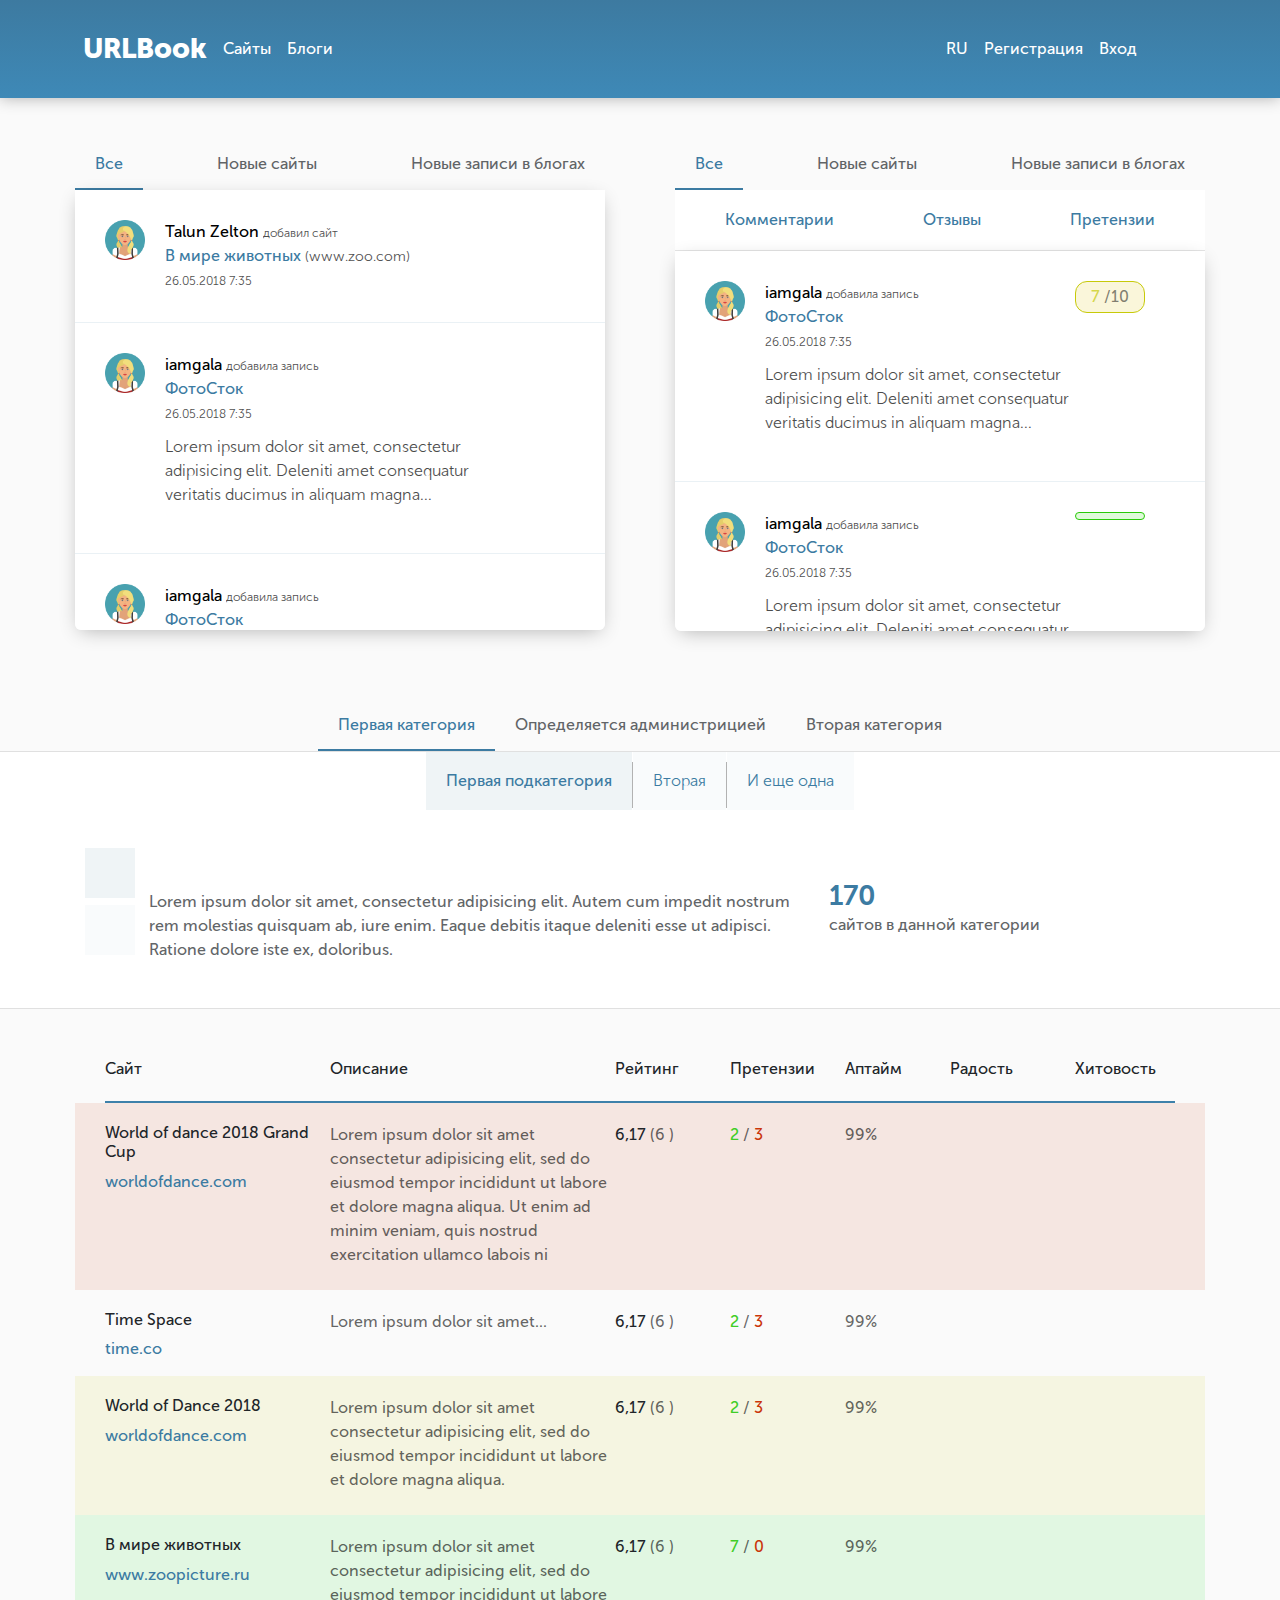
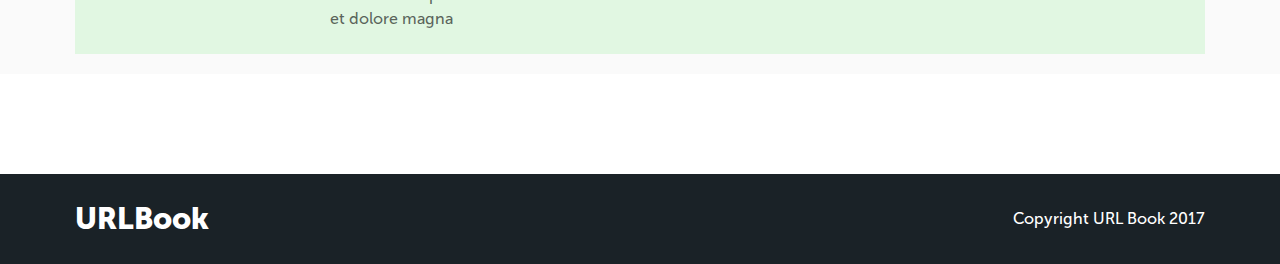
<file: index.html>
<!DOCTYPE html>
<html lang="en">
<head>
	<meta charset="UTF-8">
	
	<meta name="viewport" content="width=device-width, initial-scale=1">
    <link rel="stylesheet" href="https://maxcdn.bootstrapcdn.com/bootstrap/4.0.0/css/bootstrap.min.css" integrity="sha384-Gn5384xqQ1aoWXA+058RXPxPg6fy4IWvTNh0E263XmFcJlSAwiGgFAW/dAiS6JXm" crossorigin="anonymous">
    <link rel="stylesheet" href="https://use.fontawesome.com/releases/v5.0.13/css/all.css" integrity="sha384-DNOHZ68U8hZfKXOrtjWvjxusGo9WQnrNx2sqG0tfsghAvtVlRW3tvkXWZh58N9jp" crossorigin="anonymous">

    

	<link rel="stylesheet" type="text/css" href="css/main.css">

	<title>URL Book</title>
</head>
<body>

	<header class="col-12">
		<div class="container col-12 main-width">
			<div class="row justify-content-between">
				<div class="left">
					<ul class="nav">
						<li><h3><a href="">URLBook</a></h3></li>
						<li><a href="">Сайты</a></li>
						<li><a href="">Блоги</a></li>
					</ul>
				</div>

				<input type="checkbox" id="mobile-menu">
				<div class="right">
					<label for="mobile-menu">
						<i class="fas fa-bars"></i>
					</label>

					<ul class="nav">
						<li>
							<input type="checkbox" id="for-language">
							<label for="for-language">
								<i class="fas fa-globe"></i>
									RU
								<i class="fas fa-angle-down"></i>
							</label>
							
							<div id="language">
								<ul>
									<li>RU</li>
									<li>ENG</li>
								</ul>
							</div>
						</li>
						<li><a href=""><i class="fas fa-user-plus"></i>
								Регистрация
							</a></li>
						<li><a href="index2.html"><i class="fas fa-sign-in-alt"></i>
								Вход
							</a></li>
					</ul>
					<!-- <div class="avatar"></div> -->
				</div>

			</div>
		</div>				
	</header>


<!-- 	<header class="col-12">
		<div class="container col-12 main-width">
			<div class="row justify-content-between">
				<div class="left">
					<ul class="nav">
						<li><h3><a href="">UB</a></h3></li>
						<li><a href="">Сайты</a></li>
						<li><a href="">Блоги</a></li>
					</ul>
				</div>
				<div class="right">
					<ul class="nav">
						<li><a href="">
						<i class="fas fa-language"></i>
								RU
							</a></li>
						<li><a href=""><i class="fas fa-bell"></i></a></li>
						<li><a href=""><i class="fas fa-cog"></i></a></li>
						<li><a href=""><i class="fas fa-signal"></i>
								Статус сайтов
							</a></li>
						<li><a href=""><i class="fas fa-plus"></i>
								Добавить сайт
							</a></li>
					</ul>
					<div class="avatar"></div>
				</div>
			</div>
		</div>				
	</header> -->
	
	<main>
		<div class="container main-width justify-content-center">
			<input type="checkbox" id="comments" checked>

			<div class="row justify-content-between">
				<div class="entry">
					<div class="head">
						<ul class="nav justify-content-between">
							<input type="radio" name="left-comments" id="all" checked>
							<label for="all" class="radio">
								<li>Все</li>
							</label>
							<input type="radio" name="left-comments" id="new-sites">
							<label for="new-sites" class="radio">
								<li>Новые сайты</li>
							</label>
							<input type="radio" name="left-comments" id="new-entries">
							<label for="new-entries" class="radio">
								<li>Новые записи в блогах</li>
							</label>
						</ul>
					</div>
					<div class="comments">
						<div class="comment">
							<img src="img/190609.png" class="comment-avatar">
							<a href="#">
								<i class="fas fa-angle-right right-arrow"></i>
							</a>
							
							<div class="text">
								<h6>Talun Zelton</h6>
								<span>добавил сайт</span>
							</div>
							<div class="text">
								<a href="">
									<i class="fas fa-globe"></i>
									В мире животных	
									<span>(www.zoo.com)</span>
								</a>
							</div>
							<div class="text">
								<span>26.05.2018 7:35</span>
							</div>
						</div>

						<div class="comment">
							<img src="img/190609.png" class="comment-avatar">
							<a href="#">
								<i class="fas fa-angle-right right-arrow"></i>
							</a>
							<div class="text">
								<h6>iamgala</h6>
								<span>добавила запись</span>
							</div>
							<div class="text">
								<a href="">
									<i class="fas fa-comment-alt"></i>
									ФотоСток
								</a>
							</div>
							<div class="text">
								<span>26.05.2018 7:35</span>
							</div>
							<p>Lorem ipsum dolor sit amet, consectetur adipisicing elit. Deleniti amet consequatur veritatis ducimus in aliquam magna...</p>
						</div>
						<div class="comment">
							<img src="img/190609.png" class="comment-avatar">
							<a href="#">
								<i class="fas fa-angle-right right-arrow"></i>
							</a>
							<div class="text">
								<h6>iamgala</h6>
								<span>добавила запись</span>
							</div>
							<div class="text">
								<a href="">
									<i class="fas fa-comment-alt"></i>
									ФотоСток
								</a>
							</div>
							<div class="text">
								<span>26.05.2018 7:35</span>
							</div>
							<p>Lorem ipsum dolor sit amet, consectetur adipisicing elit. Deleniti amet consequatur veritatis ducimus in aliquam magna...</p>
						</div>
						<div class="comment">
							<img src="img/190609.png" class="comment-avatar">
							<a href="#">
								<i class="fas fa-angle-right right-arrow"></i>
							</a>
							<div class="text">
								<h6>iamgala</h6>
								<span>добавила запись</span>
							</div>
							<div class="text">
								<a href="">
									<i class="fas fa-comment-alt"></i>
									ФотоСток
								</a>
							</div>
							<div class="text">
								<span>26.05.2018 7:35</span>
							</div>
							<p>Lorem ipsum dolor sit amet, consectetur adipisicing elit. Deleniti amet consequatur veritatis ducimus in aliquam magna...</p>
						</div>
						<div class="comment">
							<img src="img/190609.png" class="comment-avatar">
							<a href="#">
								<i class="fas fa-angle-right right-arrow"></i>
							</a>
							<div class="text">
								<h6>iamgala</h6>
								<span>добавила запись</span>
							</div>
							<div class="text">
								<a href="">
									<i class="fas fa-comment-alt"></i>
									ФотоСток
								</a>
							</div>
							<div class="text">
								<span>26.05.2018 7:35</span>
							</div>
							<p>Lorem ipsum dolor sit amet, consectetur adipisicing elit. Deleniti amet consequatur veritatis ducimus in aliquam magna...</p>
						</div>
						<div class="comment">
							<img src="img/190609.png" class="comment-avatar">
							<a href="#">
								<i class="fas fa-angle-right right-arrow"></i>
							</a>
							<div class="text">
								<h6>iamgala</h6>
								<span>добавила запись</span>
							</div>
							<div class="text">
								<a href="">
									<i class="fas fa-comment-alt"></i>
									ФотоСток
								</a>
							</div>
							<div class="text">
								<span>26.05.2018 7:35</span>
							</div>
							<p>Lorem ipsum dolor sit amet, consectetur adipisicing elit. Deleniti amet consequatur veritatis ducimus in aliquam magna...</p>
						</div>
					</div>
				</div>
				
				<label for="comments" class="between-comments justify-content-center">
					<i class="fas fa-angle-down"></i>
				</label>

				<div class="entry">
					<div class="head">
						<ul class="nav justify-content-between">
							<input type="radio" name="left-comments-1" id="all_1" checked>
							<label for="all_1" class="radio">
								<li>Все</li>
							</label>
							<input type="radio" name="left-comments-1" id="new-sites_1">
							<label for="new-sites_1" class="radio">
								<li>Новые сайты</li>
							</label>
							<input type="radio" name="left-comments-1" id="new-entries_1">
							<label for="new-entries_1" class="radio">
								<li>Новые записи в блогах</li>
							</label>
						</ul>
					</div>

					<div class="pre-nav">
						<ul class="nav justify-content-between">
							<li>
								<i class="fas fa-comment"></i>
								Комментарии
							</li>
							<li>
								<i class="fas fa-star"></i>
								Отзывы
							</li>
							<li>
								<i class="fas fa-exclamation-circle"></i>
								Претензии
							</li>
						</ul>
					</div>

					<div class="comments c-2">
						<div class="comment">
							<img src="img/190609.png" class="comment-avatar">
							<a href="#">
								<i class="fas fa-angle-right right-arrow"></i>
							</a>
							
							<div class="yellow">
								<span class="yellow">7</span>
								<span>/10</span>
							</div>

							<div class="text">
								<h6>iamgala</h6>
								<span>добавила запись</span>
							</div>
							<div class="text">
								<a href="">
									<i class="fas fa-comment-alt"></i>
									ФотоСток
								</a>
							</div>
							<div class="text">
								<span>26.05.2018 7:35</span>
							</div>
							<p>Lorem ipsum dolor sit amet, consectetur adipisicing elit. Deleniti amet consequatur veritatis ducimus in aliquam magna...</p>
						</div>
						<div class="comment">
							<img src="img/190609.png" class="comment-avatar">
							<a href="#">
								<i class="fas fa-angle-right right-arrow"></i>
							</a>
							<div class="green">
								<span class="green">
									<i class="fas fa-check"></i>
								</span>
							</div>

							<div class="text">
								<h6>iamgala</h6>
								<span>добавила запись</span>
							</div>
							<div class="text">
								<a href="">
									<i class="fas fa-comment-alt"></i>
									ФотоСток
								</a>
							</div>
							<div class="text">
								<span>26.05.2018 7:35</span>
							</div>
							<p>Lorem ipsum dolor sit amet, consectetur adipisicing elit. Deleniti amet consequatur veritatis ducimus in aliquam magna...</p>
						</div>
						<div class="comment">
							<img src="img/190609.png" class="comment-avatar">
							<a href="#">
								<i class="fas fa-angle-right right-arrow"></i>
							</a>
							<div class="text">
								<h6>iamgala</h6>
								<span>добавила запись</span>
							</div>
							<div class="text">
								<a href="">
									<i class="fas fa-comment-alt"></i>
									ФотоСток
								</a>
							</div>
							<div class="text">
								<span>26.05.2018 7:35</span>
							</div>
							<p>Lorem ipsum dolor sit amet, consectetur adipisicing elit. Deleniti amet consequatur veritatis ducimus in aliquam magna...</p>
						</div>
					</div>
				</div>
				<ul class="nav categories justify-content-center col-12">
					<input type="radio" name="categories" id="first-cat" checked>
					<label for="first-cat" class="radio">
						<li>Первая категория</li>
					</label>
					<input type="radio" name="categories" id="noname-cat">
					<label for="noname-cat" class="radio">
						<li>Определяется администрицией</li>
					</label>
					<input type="radio" name="categories" id="second-cat">
					<label for="second-cat" class="radio">
						<li>Вторая категория</li>
					</label>
				</ul>	
			</div>
		</div>
	</main>
	
	<input type="radio" name="display" id="dis-1" checked>
	<input type="radio" name="display" id="dis-2">
	
	<div class="subcategories col-12">
			<div class="container main-width justify-content-center">
			<ul class="nav subcat justify-content-center">
				<input type="radio" name="subcategories" id="first-sub" checked>
				<label for="first-sub" class="sub-radio">
					<li>Первая подкатегория</li>
				</label>
				<li class="line"></li>
				<input type="radio" name="subcategories" id="noname-sub">
				<label for="noname-sub" class="sub-radio">
					<li>Вторая</li>
				</label>
				<li class="line"></li>
				<input type="radio" name="subcategories" id="second-sub">
				<label for="second-sub" class="sub-radio">
					<li>И еще одна</li>
				</label>
			</ul>



			<div class="state justify-content-between">
				<div class="left-describe">
					<ul class="display">
						<label for="dis-1" class="display">
							<li><i class="fas fa-th-large"></i></li>
						</label>

						
						<label for="dis-2" class="display">
							<li><i class="fas fa-table"></i></li>
						</label>
					</ul>
					<p>
						Lorem ipsum dolor sit amet, consectetur adipisicing elit. Autem cum impedit nostrum rem molestias quisquam ab, iure enim. Eaque debitis itaque deleniti esse ut adipisci. Ratione dolore iste ex, doloribus.
					</p>
				</div>
				<div class="right-describe">
					<i class="fas fa-chart-bar big-ico"></i>
					<div class="describe">
						<h3>170</h3>
						<span>сайтов в данной категории</span>
					</div>
				</div>
			</div>
		</div>
	</div>
	<div class="sites-table col-12">
		<div class="table container main-width justify-content-center">
			<div class="table-head justify-content-between row">
				<div class="site-table">
					<h6>Сайт</h6>
				</div>
				<div class="describe-table">
					<h6>Описание</h6>
				</div>
				<div class="rate-table">
					<h6>Рейтинг</h6>
				</div>
				<div class="claim-table">
					<h6>Претензии</h6>
				</div>
				<div class="uptime-table">
					<h6>Аптайм</h6>
				</div>
				<div class="joy-table">
					<h6>Радость</h6>
				</div>
				<div class="hitness-table">
					<h6>Хитовость</h6>
				</div>
			</div>

			<div class="underline"></div>

			<div class="red-comment justify-content-between row">
				<div class="site-table">
					<h6>World of dance 2018 Grand Cup</h6>
					<i class="fas fa-dot-circle green"></i>
					<a href="">worldofdance.com</a>
				</div>
				<div class="describe-table">
					<input type="checkbox" id="comment-1" checked>
					<div class="spoiler">
						<label for="comment-1">
							<p>Lorem ipsum dolor sit amet...
								<i class="fas fa-angle-down"></i>
							</p>
						</label>
					</div>
					<div class="data">
						<label for="comment-1">
							<p>Lorem ipsum dolor sit amet consectetur adipisicing elit, sed do eiusmod tempor incididunt ut labore et dolore magna aliqua. Ut enim ad minim veniam, quis nostrud exercitation ullamco labois ni
								<i class="fas fa-angle-up"></i>
					 		</p>
						</label>	
					</div>
				</div>
				<div class="rate-table">
					6,17  <span>(6 <i class="fas fa-star"></i>)</span>
				</div>
				<div class="claim-table">
					<span class="green">2</span>
					<span>/</span>
					<span class="red">3</span>
				</div>
				<div class="uptime-table">
					<span>99%</span>
				</div>
				<div class="joy-table">
					<span class="green">
						<i class="far fa-smile"></i>
					</span>
				</div>
				<div class="hitness-table">
					<span class="green">
						<i class="fas fa-check"></i>
					</span>
				</div>
			</div>

			<div class="justify-content-between  row">
				<div class="site-table">
					<h6>Time Space</h6>
					<i class="far fa-dot-circle red"></i>
					<a href="">time.co</a>
				</div>
				<div class="describe-table">
					<input type="checkbox" id="comment-2">
					<div class="spoiler">
						<label for="comment-2">
							<p>Lorem ipsum dolor sit amet...
								<i class="fas fa-angle-down"></i>
							</p>
						</label>
					</div>
					<div class="data">
						<label for="comment-2">
							<p>Lorem ipsum dolor sit amet consectetur adipisicing elit, sed do eiusmod tempor incididunt ut labore et dolore magna aliqua. Ut enim ad minim veniam, quis nostrud exercitation ullamco labois ni
								<i class="fas fa-angle-up"></i>
							</p>
						</label>	
					</div>
				</div>
				<div class="rate-table">
					6,17  <span>(6 <i class="fas fa-star"></i>)</span>
				</div>
				<div class="claim-table">
					<span class="green">2</span>
					<span>/</span>
					<span class="red">3</span>
				</div>
				<div class="uptime-table">
					<span>99%</span>
				</div>
				<div class="joy-table">
					<span class="green">
						<i class="far fa-smile"></i>
					</span>
				</div>
				<div class="hitness-table">
					<span class="green">
						<i class="fas fa-check"></i>
					</span>
				</div>
			</div>

			<div class="yellow-comment justify-content-between row">
				<div class="site-table">
					<h6>World of Dance 2018</h6>
					<i class="far fa-dot-circle red"></i>
					<a href="">worldofdance.com</a>
				</div>
				<div class="describe-table">
					<input type="checkbox" id="comment-3" checked>
					<div class="spoiler">
						<label for="comment-3">
							<p>Lorem ipsum dolor sit amet...
								<i class="fas fa-angle-down"></i>
							</p>
						</label>
					</div>
					<div class="data">
						<label for="comment-3">
							<p>Lorem ipsum dolor sit amet consectetur adipisicing elit, sed do eiusmod tempor incididunt ut labore et dolore magna aliqua.
								<i class="fas fa-angle-up"></i>
							</p>
						</label>	
					</div>
				</div>
				<div class="rate-table">
					6,17  <span>(6 <i class="fas fa-star"></i>)</span>
				</div>
				<div class="claim-table">
					<span class="green">2</span>
					<span>/</span>
					<span class="red">3</span>
				</div>
				<div class="uptime-table">
					<span>99%</span>
				</div>
				<div class="joy-table">
					<span class="red">
						<i class="far fa-frown"></i>
					</span>
				</div>
				<div class="hitness-table">
					<span class="green">
						<i class="fas fa-check"></i>
					</span>
				</div>
			</div>

			<div class="green-comment justify-content-between row">
				<div class="site-table">
					<h6>В мире животных</h6>
					<a href="">www.zoopicture.ru</a>
				</div>
				<div class="describe-table">
					<input type="checkbox" id="comment-4" checked>
					<div class="spoiler">
						<label for="comment-4">
							<p>Lorem ipsum dolor sit amet...
							<i class="fas fa-angle-down"></i>
						</p>
						</label>
					</div>
					<div class="data">
						<label for="comment-4">
							<p>Lorem ipsum dolor sit amet consectetur adipisicing elit, sed do eiusmod tempor incididunt ut labore et dolore magna
								<i class="fas fa-angle-up"></i>
					 		</p>
					 </label>
					</div>
				</div>
				<div class="rate-table">
					6,17  <span>(6 <i class="fas fa-star"></i>)</span>
				</div>
				<div class="claim-table">
					<span class="green">7</span>
					<span>/</span>
					<span class="red">0</span>
				</div>
				<div class="uptime-table">
					<span>99%</span>
				</div>
				<div class="joy-table">
					<span class="yellow">
						<i class="far fa-meh"></i>
					</span>
				</div>
				<div class="hitness-table">
					<span class="red">
						<i class="fas fa-times"></i>
					</span>
				</div>
			</div>
		</div>

		<div class="blocks container min-width">
			<div class="row justify-content-around">
			
				<div class="block">
					<div class="row justify-content-between">
						<h6>В мире животных</h6>
						<span class="rate">
							6,17  <span>(6 <i class="fas fa-star"></i>)</span>
						</span>
					</div>
					<div class="row justify-content-between">
						<a href="">www.zoopicture.ru</a>
					</div>
					<div class="row justify-content-between">
						<p>Lorem ipsum dolor sit amet consectetur adipisicing elit, sed do eiusmod tempor incididunt ut labore et dolore magna aliqua. Ut enim ad minim veniam, quis nostrud exercitation ullamco labois ni...	
						</p>
					</div>
					<div class="row justify-content-between">
						<span>
							Претензии:
							<span class="green">7</span>
							<span>/</span>
							<span class="red">0</span>				
						</span>
						<span class="uptime">
							Аптайм: 
							<span>99%</span>
						</span>
					</div>
					<div class="row justify-content-between">
						<span>
							Радость пользователей: 
							<span class="green">
								<i class="far fa-smile"></i>
							</span>
						</span>
					</div>

					<div class="row justify-content-between">
						<span>
							Хитовость: 
							<span class="green">
								<i class="fas fa-check"></i>
							</span>
						</span>
					</div>

				</div>
				<div class="block">
					<div class="row justify-content-between">
						<h6>В мире животных</h6>
						<span class="rate">
							6,17  <span>(6 <i class="fas fa-star"></i>)</span>
						</span>
					</div>
					<div class="row justify-content-between">
						<a href="">www.zoopicture.ru</a>
					</div>
					<div class="row justify-content-between">
						<p>Lorem ipsum dolor sit amet consectetur adipisicing elit, sed do eiusmod tempor incididunt ut labore et dolore magna aliqua. Ut enim ad minim veniam, quis nostrud exercitation ullamco labois ni...	
						</p>
					</div>
					<div class="row justify-content-between">
						<span>
							Претензии:
							<span class="green">7</span>
							<span>/</span>
							<span class="red">0</span>				
						</span>
						<span class="uptime">
							Аптайм: 
							<span>99%</span>
						</span>
					</div>
					<div class="row justify-content-between">
						<span>
							Радость пользователей: 
							<span class="green">
								<i class="far fa-smile"></i>
							</span>
						</span>
					</div>

					<div class="row justify-content-between">
						<span>
							Хитовость: 
							<span class="green">
								<i class="fas fa-check"></i>
							</span>
						</span>
					</div>

				</div>
				<div class="block">
					<div class="row justify-content-between">
						<h6>В мире животных</h6>
						<span class="rate">
							6,17  <span>(6 <i class="fas fa-star"></i>)</span>
						</span>
					</div>
					<div class="row justify-content-between">
						<a href="">www.zoopicture.ru</a>
					</div>
					<div class="row justify-content-between">
						<p>Lorem ipsum dolor sit amet consectetur adipisicing elit, sed do eiusmod tempor incididunt ut labore et dolore magna aliqua. Ut enim ad minim veniam, quis nostrud exercitation ullamco labois ni...	
						</p>
					</div>
					<div class="row justify-content-between">
						<span>
							Претензии:
							<span class="green">7</span>
							<span>/</span>
							<span class="red">0</span>				
						</span>
						<span class="uptime">
							Аптайм: 
							<span>99%</span>
						</span>
					</div>
					<div class="row justify-content-between">
						<span>
							Радость пользователей: 
							<span class="green">
								<i class="far fa-smile"></i>
							</span>
						</span>
					</div>

					<div class="row justify-content-between">
						<span>
							Хитовость: 
							<span class="green">
								<i class="fas fa-check"></i>
							</span>
						</span>
					</div>

				</div>
			</div>
		</div>
	</div>

	<footer class="col-12">
		<div class="container col-12 main-width">
			<div class="row justify-content-between">
				<div class="left">
					<h3>
						<a href="">URLBook</a>
					</h3>
				</div>
				<div class="right">
					<h6>Copyright <i class="far fa-copyright"></i> URL Book 2017</h6>
				</div>
			</div>
		</div>
	</footer>
</body>
</html>
</file>
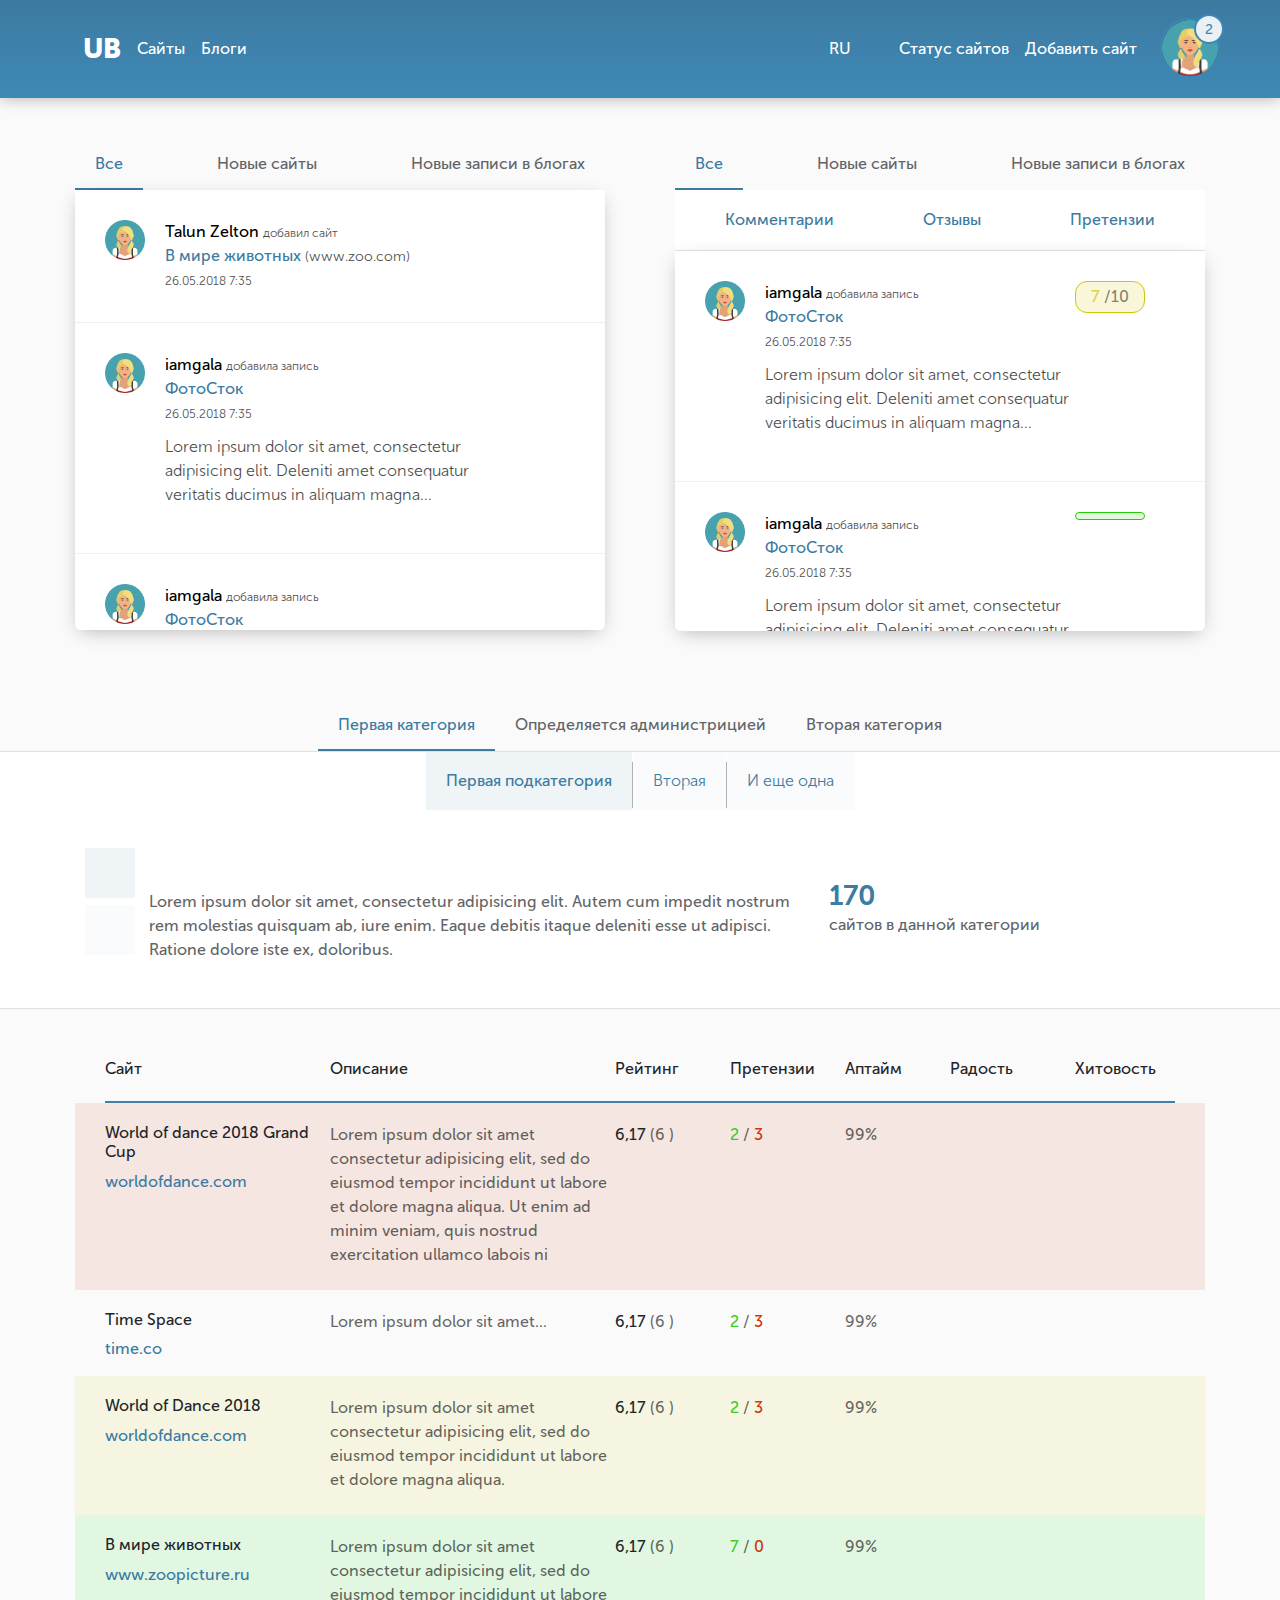
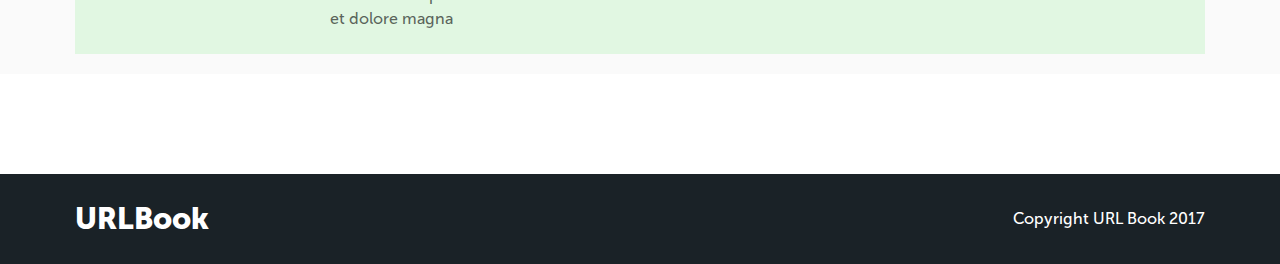
<file: index2.html>
<!DOCTYPE html>
<html lang="en">
<head>
	<meta charset="UTF-8">

	<meta name="viewport" content="width=device-width, initial-scale=1">
    <link rel="stylesheet" href="https://maxcdn.bootstrapcdn.com/bootstrap/4.0.0/css/bootstrap.min.css" integrity="sha384-Gn5384xqQ1aoWXA+058RXPxPg6fy4IWvTNh0E263XmFcJlSAwiGgFAW/dAiS6JXm" crossorigin="anonymous">
    <link rel="stylesheet" href="https://use.fontawesome.com/releases/v5.0.13/css/all.css" integrity="sha384-DNOHZ68U8hZfKXOrtjWvjxusGo9WQnrNx2sqG0tfsghAvtVlRW3tvkXWZh58N9jp" crossorigin="anonymous">

    

	<link rel="stylesheet" type="text/css" href="css/main.css">

	<title>URL Book</title>
</head>
<body>

<!-- 	<header class="col-12">
		<div class="container col-12 main-width">
			<div class="row justify-content-between">
				<div class="left">
					<ul class="nav">
						<li><h3><a href="">URLBook</a></h3></li>
						<li><a href="">Сайты</a></li>
						<li><a href="">Блоги</a></li>
					</ul>
				</div>
				<div class="right">
					<ul class="nav">
						<li><a href="">
						<i class="fas fa-globe"></i>
								RU
							</a></li>
						<li><a href=""><i class="fas fa-user-plus"></i>
								Регистрация
							</a></li>
						<li><a href="index2.html"><i class="fas fa-sign-in-alt"></i>
								Вход
							</a></li>
					</ul>
					<div class="avatar"></div>
				</div>
			</div>
		</div>				
	</header>
 -->

	<header class="col-12">
		<div class="container col-12 main-width">
			<div class="row justify-content-between">
				<div class="left">
					<ul class="nav">
						<li><h3><a href="">UB</a></h3></li>
						<li><a href="">Сайты</a></li>
						<li><a href="">Блоги</a></li>
					</ul>
				</div>

				<input type="checkbox" id="mobile-menu">
				<div class="right">
					<label for="mobile-menu">
						<i class="fas fa-bars"></i>
					</label>
					<div class="avatar">
						<span>2</span>
					</div>
					<ul class="nav">
						<li><a href="">
						<i class="fas fa-language"></i>
								RU
							</a></li>
						<li id="for-notice"><a href=""><i class="fas fa-bell"></i></a></li>

						<div id="notice">
							<div class="row justify-content-between">
								<span>Уведомления</span>
								<span>
									<i class="fas fa-cog"></i>
								</span>
							</div>
							<div class="underline"></div>
							<div class="content"></div>
						</div>

						<li><a href=""><i class="fas fa-cog"></i></a></li>
						<li><a href=""><i class="fas fa-signal"></i>
								Статус сайтов
							</a></li>
						<li><a href=""><i class="fas fa-plus"></i>
								Добавить сайт
							</a></li>
					</ul>
				</div>
			</div>
		</div>				
	</header>
	
	<main>
		<div class="container main-width justify-content-center">
			<input type="checkbox" id="comments" checked>

			<div class="row justify-content-between">
				<div class="entry">
					<div class="head">
						<ul class="nav justify-content-between">
							<input type="radio" name="left-comments" id="all" checked>
							<label for="all" class="radio">
								<li>Все</li>
							</label>
							<input type="radio" name="left-comments" id="new-sites">
							<label for="new-sites" class="radio">
								<li>Новые сайты</li>
							</label>
							<input type="radio" name="left-comments" id="new-entries">
							<label for="new-entries" class="radio">
								<li>Новые записи в блогах</li>
							</label>
						</ul>
					</div>
					<div class="comments">
						<div class="comment">
							<img src="img/190609.png" class="comment-avatar">
							<a href="#">
								<i class="fas fa-angle-right right-arrow"></i>
							</a>
							
							<div class="text">
								<h6>Talun Zelton</h6>
								<span>добавил сайт</span>
							</div>
							<div class="text">
								<a href="">
									<i class="fas fa-globe"></i>
									В мире животных	
									<span>(www.zoo.com)</span>
								</a>
							</div>
							<div class="text">
								<span>26.05.2018 7:35</span>
							</div>
						</div>

						<div class="comment">
							<img src="img/190609.png" class="comment-avatar">
							<a href="#">
								<i class="fas fa-angle-right right-arrow"></i>
							</a>
							<div class="text">
								<h6>iamgala</h6>
								<span>добавила запись</span>
							</div>
							<div class="text">
								<a href="">
									<i class="fas fa-comment-alt"></i>
									ФотоСток
								</a>
							</div>
							<div class="text">
								<span>26.05.2018 7:35</span>
							</div>
							<p>Lorem ipsum dolor sit amet, consectetur adipisicing elit. Deleniti amet consequatur veritatis ducimus in aliquam magna...</p>
						</div>
						<div class="comment">
							<img src="img/190609.png" class="comment-avatar">
							<a href="#">
								<i class="fas fa-angle-right right-arrow"></i>
							</a>
							<div class="text">
								<h6>iamgala</h6>
								<span>добавила запись</span>
							</div>
							<div class="text">
								<a href="">
									<i class="fas fa-comment-alt"></i>
									ФотоСток
								</a>
							</div>
							<div class="text">
								<span>26.05.2018 7:35</span>
							</div>
							<p>Lorem ipsum dolor sit amet, consectetur adipisicing elit. Deleniti amet consequatur veritatis ducimus in aliquam magna...</p>
						</div>
						<div class="comment">
							<img src="img/190609.png" class="comment-avatar">
							<a href="#">
								<i class="fas fa-angle-right right-arrow"></i>
							</a>
							<div class="text">
								<h6>iamgala</h6>
								<span>добавила запись</span>
							</div>
							<div class="text">
								<a href="">
									<i class="fas fa-comment-alt"></i>
									ФотоСток
								</a>
							</div>
							<div class="text">
								<span>26.05.2018 7:35</span>
							</div>
							<p>Lorem ipsum dolor sit amet, consectetur adipisicing elit. Deleniti amet consequatur veritatis ducimus in aliquam magna...</p>
						</div>
						<div class="comment">
							<img src="img/190609.png" class="comment-avatar">
							<a href="#">
								<i class="fas fa-angle-right right-arrow"></i>
							</a>
							<div class="text">
								<h6>iamgala</h6>
								<span>добавила запись</span>
							</div>
							<div class="text">
								<a href="">
									<i class="fas fa-comment-alt"></i>
									ФотоСток
								</a>
							</div>
							<div class="text">
								<span>26.05.2018 7:35</span>
							</div>
							<p>Lorem ipsum dolor sit amet, consectetur adipisicing elit. Deleniti amet consequatur veritatis ducimus in aliquam magna...</p>
						</div>
						<div class="comment">
							<img src="img/190609.png" class="comment-avatar">
							<a href="#">
								<i class="fas fa-angle-right right-arrow"></i>
							</a>
							<div class="text">
								<h6>iamgala</h6>
								<span>добавила запись</span>
							</div>
							<div class="text">
								<a href="">
									<i class="fas fa-comment-alt"></i>
									ФотоСток
								</a>
							</div>
							<div class="text">
								<span>26.05.2018 7:35</span>
							</div>
							<p>Lorem ipsum dolor sit amet, consectetur adipisicing elit. Deleniti amet consequatur veritatis ducimus in aliquam magna...</p>
						</div>
					</div>
				</div>
				
				<label for="comments" class="between-comments justify-content-center">
					<i class="fas fa-angle-down"></i>
				</label>

				<div class="entry">
					<div class="head">
						<ul class="nav justify-content-between">
							<input type="radio" name="left-comments-1" id="all_1" checked>
							<label for="all_1" class="radio">
								<li>Все</li>
							</label>
							<input type="radio" name="left-comments-1" id="new-sites_1">
							<label for="new-sites_1" class="radio">
								<li>Новые сайты</li>
							</label>
							<input type="radio" name="left-comments-1" id="new-entries_1">
							<label for="new-entries_1" class="radio">
								<li>Новые записи в блогах</li>
							</label>
						</ul>
					</div>

					<div class="pre-nav">
						<ul class="nav justify-content-between">
							<li>
								<i class="fas fa-comment"></i>
								Комментарии
							</li>
							<li>
								<i class="fas fa-star"></i>
								Отзывы
							</li>
							<li>
								<i class="fas fa-exclamation-circle"></i>
								Претензии
							</li>
						</ul>
					</div>

					<div class="comments c-2">
						<div class="comment">
							<img src="img/190609.png" class="comment-avatar">
							<a href="#">
								<i class="fas fa-angle-right right-arrow"></i>
							</a>
							
							<div class="yellow">
								<span class="yellow">7</span>
								<span>/10</span>
							</div>

							<div class="text">
								<h6>iamgala</h6>
								<span>добавила запись</span>
							</div>
							<div class="text">
								<a href="">
									<i class="fas fa-comment-alt"></i>
									ФотоСток
								</a>
							</div>
							<div class="text">
								<span>26.05.2018 7:35</span>
							</div>
							<p>Lorem ipsum dolor sit amet, consectetur adipisicing elit. Deleniti amet consequatur veritatis ducimus in aliquam magna...</p>
						</div>
						<div class="comment">
							<img src="img/190609.png" class="comment-avatar">
							<a href="#">
								<i class="fas fa-angle-right right-arrow"></i>
							</a>
							<div class="green">
								<span class="green">
									<i class="fas fa-check"></i>
								</span>
							</div>

							<div class="text">
								<h6>iamgala</h6>
								<span>добавила запись</span>
							</div>
							<div class="text">
								<a href="">
									<i class="fas fa-comment-alt"></i>
									ФотоСток
								</a>
							</div>
							<div class="text">
								<span>26.05.2018 7:35</span>
							</div>
							<p>Lorem ipsum dolor sit amet, consectetur adipisicing elit. Deleniti amet consequatur veritatis ducimus in aliquam magna...</p>
						</div>
						<div class="comment">
							<img src="img/190609.png" class="comment-avatar">
							<a href="#">
								<i class="fas fa-angle-right right-arrow"></i>
							</a>
							<div class="text">
								<h6>iamgala</h6>
								<span>добавила запись</span>
							</div>
							<div class="text">
								<a href="">
									<i class="fas fa-comment-alt"></i>
									ФотоСток
								</a>
							</div>
							<div class="text">
								<span>26.05.2018 7:35</span>
							</div>
							<p>Lorem ipsum dolor sit amet, consectetur adipisicing elit. Deleniti amet consequatur veritatis ducimus in aliquam magna...</p>
						</div>
					</div>
				</div>
				<ul class="nav categories justify-content-center col-12">
					<input type="radio" name="categories" id="first-cat" checked>
					<label for="first-cat" class="radio">
						<li>Первая категория</li>
					</label>
					<input type="radio" name="categories" id="noname-cat">
					<label for="noname-cat" class="radio">
						<li>Определяется администрицией</li>
					</label>
					<input type="radio" name="categories" id="second-cat">
					<label for="second-cat" class="radio">
						<li>Вторая категория</li>
					</label>
				</ul>	
			</div>
		</div>
	</main>
	
	<input type="radio" name="display" id="dis-1" checked>
	<input type="radio" name="display" id="dis-2">
	
	<div class="subcategories col-12">
			<div class="container main-width justify-content-center">
			<ul class="nav subcat justify-content-center">
				<input type="radio" name="subcategories" id="first-sub" checked>
				<label for="first-sub" class="sub-radio">
					<li>Первая подкатегория</li>
				</label>
				<li class="line"></li>
				<input type="radio" name="subcategories" id="noname-sub">
				<label for="noname-sub" class="sub-radio">
					<li>Вторая</li>
				</label>
				<li class="line"></li>
				<input type="radio" name="subcategories" id="second-sub">
				<label for="second-sub" class="sub-radio">
					<li>И еще одна</li>
				</label>
			</ul>



			<div class="state justify-content-between">
				<div class="left-describe">
					<ul class="display">
						<label for="dis-1" class="display">
							<li><i class="fas fa-th-large"></i></li>
						</label>

						
						<label for="dis-2" class="display">
							<li><i class="fas fa-table"></i></li>
						</label>
					</ul>
					<p>
						Lorem ipsum dolor sit amet, consectetur adipisicing elit. Autem cum impedit nostrum rem molestias quisquam ab, iure enim. Eaque debitis itaque deleniti esse ut adipisci. Ratione dolore iste ex, doloribus.
					</p>
				</div>
				<div class="right-describe">
					<i class="fas fa-chart-bar big-ico"></i>
					<div class="describe">
						<h3>170</h3>
						<span>сайтов в данной категории</span>
					</div>
				</div>
			</div>
		</div>
	</div>
	<div class="sites-table col-12">
		<div class="table container main-width justify-content-center">
			<div class="table-head justify-content-between row">
				<div class="site-table">
					<h6>Сайт</h6>
				</div>
				<div class="describe-table">
					<h6>Описание</h6>
				</div>
				<div class="rate-table">
					<h6>Рейтинг</h6>
				</div>
				<div class="claim-table">
					<h6>Претензии</h6>
				</div>
				<div class="uptime-table">
					<h6>Аптайм</h6>
				</div>
				<div class="joy-table">
					<h6>Радость</h6>
				</div>
				<div class="hitness-table">
					<h6>Хитовость</h6>
				</div>
			</div>

			<div class="underline"></div>

			<div class="red-comment justify-content-between row">
				<div class="site-table">
					<h6>World of dance 2018 Grand Cup</h6>
					<i class="fas fa-dot-circle green"></i>
					<a href="">worldofdance.com</a>
				</div>
				<div class="describe-table">
					<input type="checkbox" id="comment-1" checked>
					<div class="spoiler">
						<label for="comment-1">
							<p>Lorem ipsum dolor sit amet...
								<i class="fas fa-angle-down"></i>
							</p>
						</label>
					</div>
					<div class="data">
						<label for="comment-1">
							<p>Lorem ipsum dolor sit amet consectetur adipisicing elit, sed do eiusmod tempor incididunt ut labore et dolore magna aliqua. Ut enim ad minim veniam, quis nostrud exercitation ullamco labois ni
								<i class="fas fa-angle-up"></i>
					 		</p>
						</label>	
					</div>
				</div>
				<div class="rate-table">
					6,17  <span>(6 <i class="fas fa-star"></i>)</span>
				</div>
				<div class="claim-table">
					<span class="green">2</span>
					<span>/</span>
					<span class="red">3</span>
				</div>
				<div class="uptime-table">
					<span>99%</span>
				</div>
				<div class="joy-table">
					<span class="green">
						<i class="far fa-smile"></i>
					</span>
				</div>
				<div class="hitness-table">
					<span class="green">
						<i class="fas fa-check"></i>
					</span>
				</div>
			</div>

			<div class="justify-content-between  row">
				<div class="site-table">
					<h6>Time Space</h6>
					<i class="far fa-dot-circle red"></i>
					<a href="">time.co</a>
				</div>
				<div class="describe-table">
					<input type="checkbox" id="comment-2">
					<div class="spoiler">
						<label for="comment-2">
							<p>Lorem ipsum dolor sit amet...
								<i class="fas fa-angle-down"></i>
							</p>
						</label>
					</div>
					<div class="data">
						<label for="comment-2">
							<p>Lorem ipsum dolor sit amet consectetur adipisicing elit, sed do eiusmod tempor incididunt ut labore et dolore magna aliqua. Ut enim ad minim veniam, quis nostrud exercitation ullamco labois ni
								<i class="fas fa-angle-up"></i>
							</p>
						</label>	
					</div>
				</div>
				<div class="rate-table">
					6,17  <span>(6 <i class="fas fa-star"></i>)</span>
				</div>
				<div class="claim-table">
					<span class="green">2</span>
					<span>/</span>
					<span class="red">3</span>
				</div>
				<div class="uptime-table">
					<span>99%</span>
				</div>
				<div class="joy-table">
					<span class="green">
						<i class="far fa-smile"></i>
					</span>
				</div>
				<div class="hitness-table">
					<span class="green">
						<i class="fas fa-check"></i>
					</span>
				</div>
			</div>

			<div class="yellow-comment justify-content-between row">
				<div class="site-table">
					<h6>World of Dance 2018</h6>
					<i class="far fa-dot-circle red"></i>
					<a href="">worldofdance.com</a>
				</div>
				<div class="describe-table">
					<input type="checkbox" id="comment-3" checked>
					<div class="spoiler">
						<label for="comment-3">
							<p>Lorem ipsum dolor sit amet...
								<i class="fas fa-angle-down"></i>
							</p>
						</label>
					</div>
					<div class="data">
						<label for="comment-3">
							<p>Lorem ipsum dolor sit amet consectetur adipisicing elit, sed do eiusmod tempor incididunt ut labore et dolore magna aliqua.
								<i class="fas fa-angle-up"></i>
							</p>
						</label>	
					</div>
				</div>
				<div class="rate-table">
					6,17  <span>(6 <i class="fas fa-star"></i>)</span>
				</div>
				<div class="claim-table">
					<span class="green">2</span>
					<span>/</span>
					<span class="red">3</span>
				</div>
				<div class="uptime-table">
					<span>99%</span>
				</div>
				<div class="joy-table">
					<span class="red">
						<i class="far fa-frown"></i>
					</span>
				</div>
				<div class="hitness-table">
					<span class="green">
						<i class="fas fa-check"></i>
					</span>
				</div>
			</div>

			<div class="green-comment justify-content-between row">
				<div class="site-table">
					<h6>В мире животных</h6>
					<a href="">www.zoopicture.ru</a>
				</div>
				<div class="describe-table">
					<input type="checkbox" id="comment-4" checked>
					<div class="spoiler">
						<label for="comment-4">
							<p>Lorem ipsum dolor sit amet...
							<i class="fas fa-angle-down"></i>
						</p>
						</label>
					</div>
					<div class="data">
						<label for="comment-4">
							<p>Lorem ipsum dolor sit amet consectetur adipisicing elit, sed do eiusmod tempor incididunt ut labore et dolore magna
								<i class="fas fa-angle-up"></i>
					 		</p>
					 </label>
					</div>
				</div>
				<div class="rate-table">
					6,17  <span>(6 <i class="fas fa-star"></i>)</span>
				</div>
				<div class="claim-table">
					<span class="green">7</span>
					<span>/</span>
					<span class="red">0</span>
				</div>
				<div class="uptime-table">
					<span>99%</span>
				</div>
				<div class="joy-table">
					<span class="yellow">
						<i class="far fa-meh"></i>
					</span>
				</div>
				<div class="hitness-table">
					<span class="red">
						<i class="fas fa-times"></i>
					</span>
				</div>
			</div>
		</div>

		<div class="blocks container min-width ">
			<div class="row justify-content-around">
			
				<div class="block">
					<div class="row justify-content-between">
						<h6>В мире животных</h6>
						<span class="rate">
							6,17  <span>(6 <i class="fas fa-star"></i>)</span>
						</span>
					</div>
					<div class="row justify-content-between">
						<a href="">www.zoopicture.ru</a>
					</div>
					<div class="row justify-content-between">
						<p>Lorem ipsum dolor sit amet consectetur adipisicing elit, sed do eiusmod tempor incididunt ut labore et dolore magna aliqua. Ut enim ad minim veniam, quis nostrud exercitation ullamco labois ni...	
						</p>
					</div>
					<div class="row justify-content-between">
						<span>
							Претензии:
							<span class="green">7</span>
							<span>/</span>
							<span class="red">0</span>				
						</span>
						<span class="uptime">
							Аптайм: 
							<span>99%</span>
						</span>
					</div>
					<div class="row justify-content-between">
						<span>
							Радость пользователей: 
							<span class="green">
								<i class="far fa-smile"></i>
							</span>
						</span>
					</div>

					<div class="row justify-content-between">
						<span>
							Хитовость: 
							<span class="green">
								<i class="fas fa-check"></i>
							</span>
						</span>
					</div>

				</div>
				<div class="block">
					<div class="row justify-content-between">
						<h6>В мире животных</h6>
						<span class="rate">
							6,17  <span>(6 <i class="fas fa-star"></i>)</span>
						</span>
					</div>
					<div class="row justify-content-between">
						<a href="">www.zoopicture.ru</a>
					</div>
					<div class="row justify-content-between">
						<p>Lorem ipsum dolor sit amet consectetur adipisicing elit, sed do eiusmod tempor incididunt ut labore et dolore magna aliqua. Ut enim ad minim veniam, quis nostrud exercitation ullamco labois ni...	
						</p>
					</div>
					<div class="row justify-content-between">
						<span>
							Претензии:
							<span class="green">7</span>
							<span>/</span>
							<span class="red">0</span>				
						</span>
						<span class="uptime">
							Аптайм: 
							<span>99%</span>
						</span>
					</div>
					<div class="row justify-content-between">
						<span>
							Радость пользователей: 
							<span class="green">
								<i class="far fa-smile"></i>
							</span>
						</span>
					</div>

					<div class="row justify-content-between">
						<span>
							Хитовость: 
							<span class="green">
								<i class="fas fa-check"></i>
							</span>
						</span>
					</div>

				</div>
				<div class="block">
					<div class="row justify-content-between">
						<h6>В мире животных</h6>
						<span class="rate">
							6,17  <span>(6 <i class="fas fa-star"></i>)</span>
						</span>
					</div>
					<div class="row justify-content-between">
						<a href="">www.zoopicture.ru</a>
					</div>
					<div class="row justify-content-between">
						<p>Lorem ipsum dolor sit amet consectetur adipisicing elit, sed do eiusmod tempor incididunt ut labore et dolore magna aliqua. Ut enim ad minim veniam, quis nostrud exercitation ullamco labois ni...	
						</p>
					</div>
					<div class="row justify-content-between">
						<span>
							Претензии:
							<span class="green">7</span>
							<span>/</span>
							<span class="red">0</span>				
						</span>
						<span class="uptime">
							Аптайм: 
							<span>99%</span>
						</span>
					</div>
					<div class="row justify-content-between">
						<span>
							Радость пользователей: 
							<span class="green">
								<i class="far fa-smile"></i>
							</span>
						</span>
					</div>

					<div class="row justify-content-between">
						<span>
							Хитовость: 
							<span class="green">
								<i class="fas fa-check"></i>
							</span>
						</span>
					</div>

				</div>
			</div>
		</div>
	</div>

	<footer class="col-12">
		<div class="container col-12 main-width">
			<div class="row justify-content-between">
				<div class="left">
					<h3>
						<a href="">URLBook</a>
					</h3>
				</div>
				<div class="right">
					<h6>Copyright <i class="far fa-copyright"></i> URL Book 2017</h6>
				</div>
			</div>
		</div>
	</footer>
</body>
</html>
</file>
<file: css/main.css>
@font-face {
	font-family: "Museo-Sans-Cyr";
	src: url(../Museo-Sans-Cyr/Museo-Sans-Cyr/MuseoSansCyrl.otf);
	font-style: normal;
	font-weight: 100;
}

@font-face {
	font-family: "Museo-Sans-Cyr";
	src: url(../Museo-Sans-Cyr/Museo-Sans-Cyr/MuseoSansCyrl_0.otf);
	font-style: normal;
	font-weight: 300;
}

@font-face {
	font-family: "Museo-Sans-Cyr";
	src: url(../Museo-Sans-Cyr/Museo-Sans-Cyr/MuseoSansCyrl_1.otf);
	font-style: normal;
	font-weight: 500;
}

@font-face {
	font-family: "Museo-Sans-Cyr";
	src: url(../Museo-Sans-Cyr/Museo-Sans-Cyr/MuseoSansCyrl_2.otf);
	font-style: normal;
	font-weight: 700;
}

@font-face {
	font-family: "Museo-Sans-Cyr";
	src: url(../Museo-Sans-Cyr/Museo-Sans-Cyr/MuseoSansCyrl_3.otf);
	font-style: normal;
	font-weight: 900;
}

* {
	font-family: "Museo-Sans-Cyr";
}

.container>.row {
	margin: 0;
}

.main-width {
	max-width: 1160px;
	padding-left: 15px;
	padding-right: 15px;
}

/* h e a d e r */
header {
	background-color: #3d81aa;
    background: linear-gradient(#3d7aa0, #3e89b7);
	height: 98px;
	box-shadow: 0 0 15px 0 rgba(0, 0, 0, 0.3);
	overflow: visible;
}

a, a:visited,
header ul.nav li label {
	color: #fff;
	cursor: pointer;
}
a:hover {	text-decoration: none;}

header ul.nav a:hover,
header ul.nav li label:hover {
	color: rgba(255, 255, 255, 0.8);
	background-color: #367296;
}
ul.nav {padding-right: 0;}
ul.nav li {
	margin-right: 15px;
}
ul.nav li {
	line-height: 38px;
	font-family: "Museo-Sans-Cyr";
	font-weight: 500;
}

ul.nav li h3 {
	margin-bottom: 0;
	font-weight: 900;
}

.right ul {
	margin-right: 60px;
}

header ul,
header ul.nav li,
header ul.nav li a,
header ul.nav li label,
header ul.nav li h3 a {
	display: inline-block;
	height: 98px;
	line-height: 98px;
	margin: 0;
}
header ul.nav li a,
header ul.nav li label {
	padding-left: 8px;
	padding-right: 8px;
}

#language,
#notice {z-index: 999;}

#language,
#notice,
#for-language {display: none;}
#for-language:checked ~ #language,
#for-notice:hover ~ #notice {
	display: block;
	position: absolute;
	top: 104px;
	background-color: #fff;
	box-shadow: 0 -1px 6px 0 rgba(0,0,0,.2);
	width: 80px;
	line-height: 26px;

	padding-top: 16px;
	padding-bottom: 16px;

	border-radius: 6px;
}

li#for-notice:hover ~ #notice {
	width: 370px;
	padding-left: 26px;
	padding-right: 26px;
}
#notice .row {
	margin: 0;
	padding-top: 10px;
	padding-bottom: 10px;
}
#notice .underline {
	background-color: rgba(0,0,0, .1);
	height: 1px;
	margin: 0;
}
#notice .content { height: 50px; }

#language ul,
#language ul li {
	padding: 0;
	margin: 0;
	width: auto;
	height: auto;
	line-height: 26px;
	opacity: .8;
}
#language:after,
#notice:after {
	content: "";
	display: block;
	
	position: absolute;
	left: 34px;
	top: -6px;
	width: 0;
	height: 0;
	border-left: 6px solid transparent;
	border-right: 6px solid transparent;
	border-bottom: 8px solid #fff;
}

#notice:after { left: 71px; }

#language ul li:hover {
	cursor: pointer;
	background-color: #eaf1f5;
}

#language ul li {
	width: 100%;
	height: auto;
	line-height: 26px;
	padding-left: 18px;
	padding-right: 18px;
}
.avatar	{
	position: absolute;
	top: 18px;
	right: 0;

	width: 60px;
	height: 60px;

	border-radius: 50%;
	background-color: #000;

	background-image: url(../img/190609.png);
	background-position: center;
	background-size: 101%;

	border: 2px solid #3d87b4;
}

.avatar>span {
	text-align: center;
	line-height: 27px;
	position: absolute;
	font-weight: 500;
	font-size: 14px;	
	width: 30px;
	height: 30px;
	border-radius: 50%;
	top: -6px;
	right: -6px;
	background-color: #eaf1f5;
	color: #3d87b4;
	border: 2px solid #3d87b4;
}

/* m a i n */

main {
	padding-top: 42px;
	background-color: #fafafa;
	border-bottom: 1px solid rgba(0,0,0,.1);
}

.row .entry {
	width: 530px;
	padding-bottom: 70px;
}
.entry {
	width: 530px;
	padding-bottom: 10px;
}

#mobile-menu,
[for="mobile-menu"] {display: none;}

@media (max-width: 1148px) {
	.row .entry {width: 46%;}
}

@media (max-width: 1040px) and (min-width: 850px) {
	#comments:checked ~ .row .entry .pre-nav {padding: 0 20px;}

	ul.nav.justify-content-between label.radio li {padding: 5px 10px;}
}
@media (max-width: 850px) {
	.avatar {display: none;}
	#mobile-menu:checked ~ .right .avatar {
		display: block;
		position: relative;
		margin-top: -10px;
		margin-left: 10px;
		margin-bottom: 20px;
		width: 50px;
		height: 50px;
	}
	#mobile-menu:checked ~ .right .avatar>span {
		width: 24px;
		height: 24px;
		line-height: 22px;
	}
	li#for-notice:hover ~ #notice {
		width: 200px;
		padding: 12px;
		top: 244px;
		left: -61px;
	}
	#for-language:checked ~ #language {
		height: 108px;
		top: 138px;
		left: 12px;
	}

	#for-language:checked ~ #language * { color: #000; }
	[for="mobile-menu"] {
		display: block;
		cursor: pointer;
		color: #fff;
		height: 98px;
		line-height: 98px;
		padding-right: 18px;
		padding-left: 18px;
		margin-bottom: 0;
		text-align: center;
	}

	.right ul.nav {display: none;}
	#mobile-menu:checked ~ .right {
		display: block;
		position: fixed;
		height: 100%;
		width: 180px;
		top: 0;
		right: 0;
		background-color: #fff;
		z-index: 99;
		box-shadow: 0 0 5px 0 rgba(0, 0, 0, .3);
	}

	#mobile-menu:checked ~ .right ul.nav {
		display: block;
		margin: 0;
	}
	#mobile-menu:checked ~ .right ul.nav li>*,
	#mobile-menu:checked ~ .right [for="mobile-menu"] { color: #3c7ba2;	}

	#mobile-menu:checked ~ .right ul.nav li,
	#mobile-menu:checked ~ .right ul.nav li>*,
	#mobile-menu:checked ~ .right ul.nav {
		line-height: 40px;
		height: 40px;
		width: 100%;

	}
	#mobile-menu:checked ~ .right ul.nav li:hover * { color: #fff; }

	.right ul.nav #for-language:checked ~ [for="for-language"] {
		background-color: #3c7ba2;
		color: #fff;
	}
	#for-language:checked ~ [for="for-language"] * {color: #fff;}
	
	.row .entry {width: 80%;}

	main>div>div.row.justify-content-between {
	    -webkit-box-pack: justify!important;
   	 	-ms-flex-pack: justify!important;
    	justify-content: center!important;
	}

	.between-comments {
		position: absolute;
		margin-top: -40px;
	}

	.blocks,
	.blocks>row {padding: 0;}
}

@media (max-width: 780px) {
	ul.categories label.radio,
	ul.subcat label.sub-radio { 
		width: 51%;
		display: block;
		margin: 0px;
		text-align: center;
		font-size: .95em;
	}
	ul.subcat label.sub-radio {margin: 5px;}

	ul.subcat li.line { display: none; }

	.blocks>.row {	    
		-webkit-box-pack: justify!important;
   	 	-ms-flex-pack: justify!important;
    	justify-content: center!important;
    }
}
@media (max-width: 590px) {
	.row .entry {width: 95%;}
	* {	font-size: .98em;}
	
	ul.nav li {line-height: 30px;}
	.pre-nav ul.nav li {
		line-height: 45px;
		height: 45px;
	}

	.entry .comment { padding: 10px 30px 10px 50px;}
	.entry .comment-avatar {
		width: 25px;
		height: 25px;
		left: 15px;
		top: 15px;
	}

	.entry div.yellow,
	.entry div.green {
		padding: 1px 4px;
	}
	.entry .comment .right-arrow {top: 18px;}

	ul.categories label.radio,
	ul.subcat label.sub-radio { width: 60%;	}
}

@media (max-width: 460px) {
	.entry * {font-size: .9em;}
	.entry .pre-nav {padding: 0 20px;}
	.entry {width: 98%;}

	.entry div.yellow,
	.entry div.green {
		right: 30px;
	}
	.entry .comment .right-arrow {right: 14px;}
	ul.nav.justify-content-between label.radio li {padding: 5px 10px;}


	ul.categories label.radio,
	ul.subcat label.sub-radio { width: 80%;	}
}

[type="radio"] {
	display: none;
}
label.radio {
	margin-bottom: 0;
	cursor: pointer;
}
label.radio li {
	padding: 5px 20px;
	margin-right: 0;
	opacity: .7;
}
label.radio:hover li {
	opacity: 1;
}

.row [type="radio"]:checked + label.radio li,
#comments:checked ~ .row .head>ul.nav [type="radio"]:checked + label.radio li {
	z-index: 999;
	border-bottom: 2px solid #3c7ba2;
	color: #3c7ba2;
	opacity: 1;
	font-weight: 500;
}


#comments ~ .row .head>ul.nav {
	background-color: #ffffff;
	box-shadow: 0 0 4px 0 rgba(0,0,0,0.1);
	border-bottom: none;
	border-radius: 0 0 6px 6px;
}

#comments ~ .row .head>ul.nav [type="radio"]:checked + label.radio li {
	color: #000;
	border-bottom: 0;
}
#comments:checked ~ .row .head>ul.nav {
	background-color: #fafafa;
	box-shadow: none;
}



.between-comments {
	/*padding-top: 15px;*/
	cursor: pointer;
	padding: 15px;
	display: inline-block;
	width: 40px;
	max-height: 50px;
	opacity: .7;
	margin-bottom: 0;
}
.between-comments:before {
	position: absolute;
	left: 50%;
	transform: translateX(-50%);
}
.between-comments:hover {
	opacity: 1;
}

.comments {
	display: none;
	z-index: 1;
	position: relative;
	/*margin-top: -2px;*/
	width: 100%;
	height: 440px;
	border-radius: 0 0 6px 6px;
	background-color: #fff;
	box-shadow: 0 5px 20px -5px rgba(0,0,0,0.3);
	overflow: auto;
}

#comments { display: none; }
#comments:checked ~ .row .comments,
#comments:checked ~ .row .pre-nav {
	display: block;
}

.comment {
	position: relative;
	padding: 30px 80px 30px 90px;
	border-bottom: 1px solid #eaf1f5;
	margin: 0;
	cursor: pointer;
	color: #000;
}

.comment:hover {
	background-color: #eaf1f5;
}

.comment h6 {
	display: inline-block;
	font-weight: 500;
	font-size: 16px;
	margin-bottom: 0;
}
.comment span {
	font-weight: 300;
	opacity: .7;
	font-size: 12px;
}

div.yellow,
div.green { 
	padding: 3px 12px; 
	display: inline-block;
	border-radius: 12px;
	position: absolute;
	right: 60px;
	text-align: center;
	min-width: 70px;
}

div.yellow { 
	background-color: #faf6da;
	border: 1px solid #c7ca09;
}

div.green { 
	background-color: #dffada;
	border: 1px solid #29ca09;
}


.yellow span,
.green span {
	font-size: 16px;
	font-weight: 500;
	color: rgba(0, 0, 0, .7);
}

.yellow span.yellow { color: #c7ca09; }
.green span.green { color: #29ca09; }

.comment-avatar {
	position: absolute;
	width: 40px;
	height: 40px;
	left: 30px;
	top: 30px;
	margin-right: 20px;
}
.comment .text {
	margin: 0;
	display: inline-block;
	width: calc(100% - 90px);
	color: #000;
}

.text a {
	color: #3c7ba2;
}

.text a span {
	color: #000;
	font-size: 14px;
}

.comment p {
	opacity: .7;
	padding-top: 10px;
	font-weight: 300;
}

.comment .right-arrow {
	position: absolute;
	right: 30px;
	top: 40px;
	opacity: .7;
	cursor: pointer;
	color: #000;
}

/* s c r o l l */
.comments::-webkit-scrollbar-track
{
	/*-webkit-box-shadow: inset 0 0 6px rgba(0,0,0,0.3);*/
	border-radius: 10px;
	background-color: #dddddd;
}

.comments::-webkit-scrollbar
{
	width: 10px;
	background-color: #dddddd;
	border-radius: 0 0 6px 0;
}

.comments::-webkit-scrollbar-thumb
{
	border-radius: 10px;
	-webkit-box-shadow: inset 0 0 8px rgba(0,0,0,.3);
	background-color: #909090;
}
/*  e n d  */
.pre-nav {
	display: none;
	background-color: #fff;
	top: 0;
	/*width: 530px;*/
	width: 100%;
	padding: 0 50px;
	border-bottom: 1px solid rgba(0,0,0,.1);
}
.pre-nav ul li {
	height: 60px;
	line-height: 60px;
	color: #3c7ba2;
	margin-right: 0;
}

.pre-nav ul li:hover {
	opacity: .6;
	cursor: pointer;
}

.c-2 {
	position: relative;
	height: 380px;
}

/* s u b c a t e g o r i e s */

ul.subcat li {
	padding: 10px 20px;
	font-weight: 300;
	background-color: #f9fbfc;
	margin-right: 0;
	cursor: pointer;
	opacity: 1;
	color: #3c7ba2;
}

ul.subcat li:hover {
	opacity: .7;
}


ul.subcat li.line {
	width: 1px;
	padding: 5px 0px;
	margin-top: 10px;
	margin-bottom: 10px;
	background-color: rgba(0, 0, 0, .3);
}


[type="radio"]:checked + label.sub-radio li {
	background-color: #eff4f6;
	font-weight: 500;
	border: none;
}

.state {
	margin-top: 30px;
	margin-bottom: 30px;
}

ul.display {
	display: inline-block;
	margin: 0 10px;
	padding: 0;
	list-style: none;
	width: 50px;
}

@media (max-width: 800px) {
	ul.display { position: absolute; }
	ul.display ~ p {
		margin-left: 70px;
		margin-bottom: 20px;
	}
}

ul.display li {
	display: block;
	width: 50px;
	height: 50px;
	background-color: #f9fbfc;
	text-align: center;
	line-height: 50px;
	font-size: 20px;
	color: #909090;
}

ul.display li:hover {color: #000;}

label.display {
	margin: 0;
	cursor: pointer;
}

#dis-1:checked ~ div .state label[for="dis-1"] li,
#dis-2:checked ~ div .state label[for="dis-2"] li {
	color: #474b4c;
	background-color: #eff4f6;
}

.subcategories p {
	display: inline-block;
	max-width: 650px;
	opacity: .7;
}
.left-describe,
.right-describe {
	display: inline-block;
	vertical-align: middle;
}
.right-describe {
	padding-left: 12px;
	/*max-width: 380px;*/
}

.big-ico {
	line-height: 60px;
	font-size: 50px;
	display: inline-block;
	font-weight: 700;
}

.right-describe .describe {
	display: inline-block;
	margin-left: 10px;
	padding-bottom: 10px;
}
.right-describe .describe h3 {
	margin: 0;
	font-weight: 700;
}
.right-describe .describe span {
	opacity: .7;
	font-weight: 500;
}

.big-ico,
.right-describe .describe h3 {
	color: #3c7ba2;
}


/* t a b l e */
#dis-1:checked ~ .sites-table .table,
#dis-2:checked ~ .sites-table .blocks {
	display: block;
}

.table,
.blocks { 
	display: none; 
	padding-top: 20px;
	padding-bottom: 20px;
}

.blocks.container { max-width: 100%; }

.block {
	display: inline-block;
	width: 350px;
	padding: 26px;

	margin-left: 8px;
	margin-right: 8px;
	
	background-color: #fff;
	border: 1px solid rgba(0,0,0,.1);
	border-radius: 10px;
	margin-bottom: 10px;
}
.block>div {margin: 0;}
.block h6 {display: inline-block;}

.block a {color: #3c7ba2;}

.block p {padding-top: 10px;}

.block a:hover,
.block p,
.block .rate span,
.block .uptime span {opacity: .7;}

.sites-table {
	background-color: #fafafa;
	border-top: 1px solid rgba(0,0,0, .1);
}

.table {
	padding-top: 30px;
	margin-bottom: 100px;
}

.table>div {
	padding-left: 30px;
	padding-right: 30px;
}

.table>div>div {
	display: inline-block;
	padding-top: 20px;
	padding-bottom: 15px;
	vertical-align: top;
}

.underline {
	margin-left: 30px;
	margin-right: 30px;
	height: 2px;
	background-color: #3d81aa;
}

.site-table {width: 220px;}
.describe-table {width: 280px;}
.rate-table {width: 110px;}
.claim-table {width: 110px;}
.uptime-table {width: 100px;}
.joy-table {width: 120px;}
.hitness-table {width: 100px;}

@media (max-width: 1200px) {
	.site-table {width: 180px;}
	.describe-table {width: 200px;}
	.rate-table {width: 90px;}
	.claim-table {width: 90px;}
	.uptime-table {width: 70px;}
	.joy-table {width: 68px;}
	.hitness-table {width: 80px;}
}

@media (max-width: 916px) {
	.table * {font-size: 0.95em;}
	.site-table {width: 140px;}
	.describe-table {width: 160px;}
	.rate-table {width: 66px;}
	.claim-table {width: 70px;}
	.uptime-table {width: 52px;}
	.joy-table {width: 56px;}
	.hitness-table {width: 68px;}
}

@media (max-width: 780px) {
	.table * {font-size: 0.9em;}
	.site-table {width: 120px;}
	.describe-table {width: 120px;}
	.rate-table {width: 60px;}
	.claim-table {width: 64px;}
	.uptime-table {width: 50px;}
	.joy-table {width: 50px;}
	.hitness-table {width: 60px;}
}

@media (max-width: 699px) {
	.table {
		overflow-x: scroll;
		/*overflow-y:hidden; */
		padding: 0;
	}
	.table>div {
		min-width: 624px;
		padding-left: 8px;
		padding-right: 8px;
	}
}

/* s c r o l l */
.table::-webkit-scrollbar-track
{
	/*-webkit-box-shadow: inset 0 0 6px rgba(0,0,0,0.3);*/
	border-radius: 10px;
	background-color: #dddddd;
}

.table::-webkit-scrollbar
{
	height: 10px;
	background-color: #dddddd;
	border-radius: 0 0 6px 0;
}

.table::-webkit-scrollbar-thumb
{
	border-radius: 10px;
	-webkit-box-shadow: inset 0 0 8px rgba(0,0,0,.3);
	background-color: #909090;
}


.table a {color: #3c7ba2;}
.table a:hover {opacity: .7;}

.table span,
.table p {
	margin-bottom: 0;
	color: rgba(0,0,0, .6);
}

.table .red,
.block .red { color: #ca3509; }

.table .green,
.block .green { color: #3fcd27; }

.table .yellow,
.block .yellow { color: #e8d50d; }


.red-comment { background-color:  #f5e6e1; }
.yellow-comment { background-color: #f5f5e1; }
.green-comment { background-color: #e1f7e2; }

.describe-table input[type="checkbox"] { display: none; }

.describe-table input[type="checkbox"] ~ .spoiler {	display: inline-block; }
.describe-table input[type="checkbox"] ~ .data {	display: none; }

.describe-table input[type="checkbox"]:checked ~ .spoiler {	display: none; }
.describe-table input[type="checkbox"]:checked ~ .data { display: inline-block; }


.spoiler label,
.data label { cursor: pointer; }


	/*#dis-1 + div,
	#dis-2 + div {display: none;}

	#dis-1:checked + div,
	#dis-2:checked + div {display: block;}*/

footer { 
	background-color: #1a2227; 
	color: #fff; 
	vertical-align: middle;
}

footer>div {
	vertical-align: middle;
	padding: 30px;
}

footer h3 { 
	font-weight: 900; 
	font-size: 30px;
}

footer h6 {
	font-weight: 500;
}

footer h3,
footer h6 {
	margin: 0;
	line-height: 30px;
}
</file>
